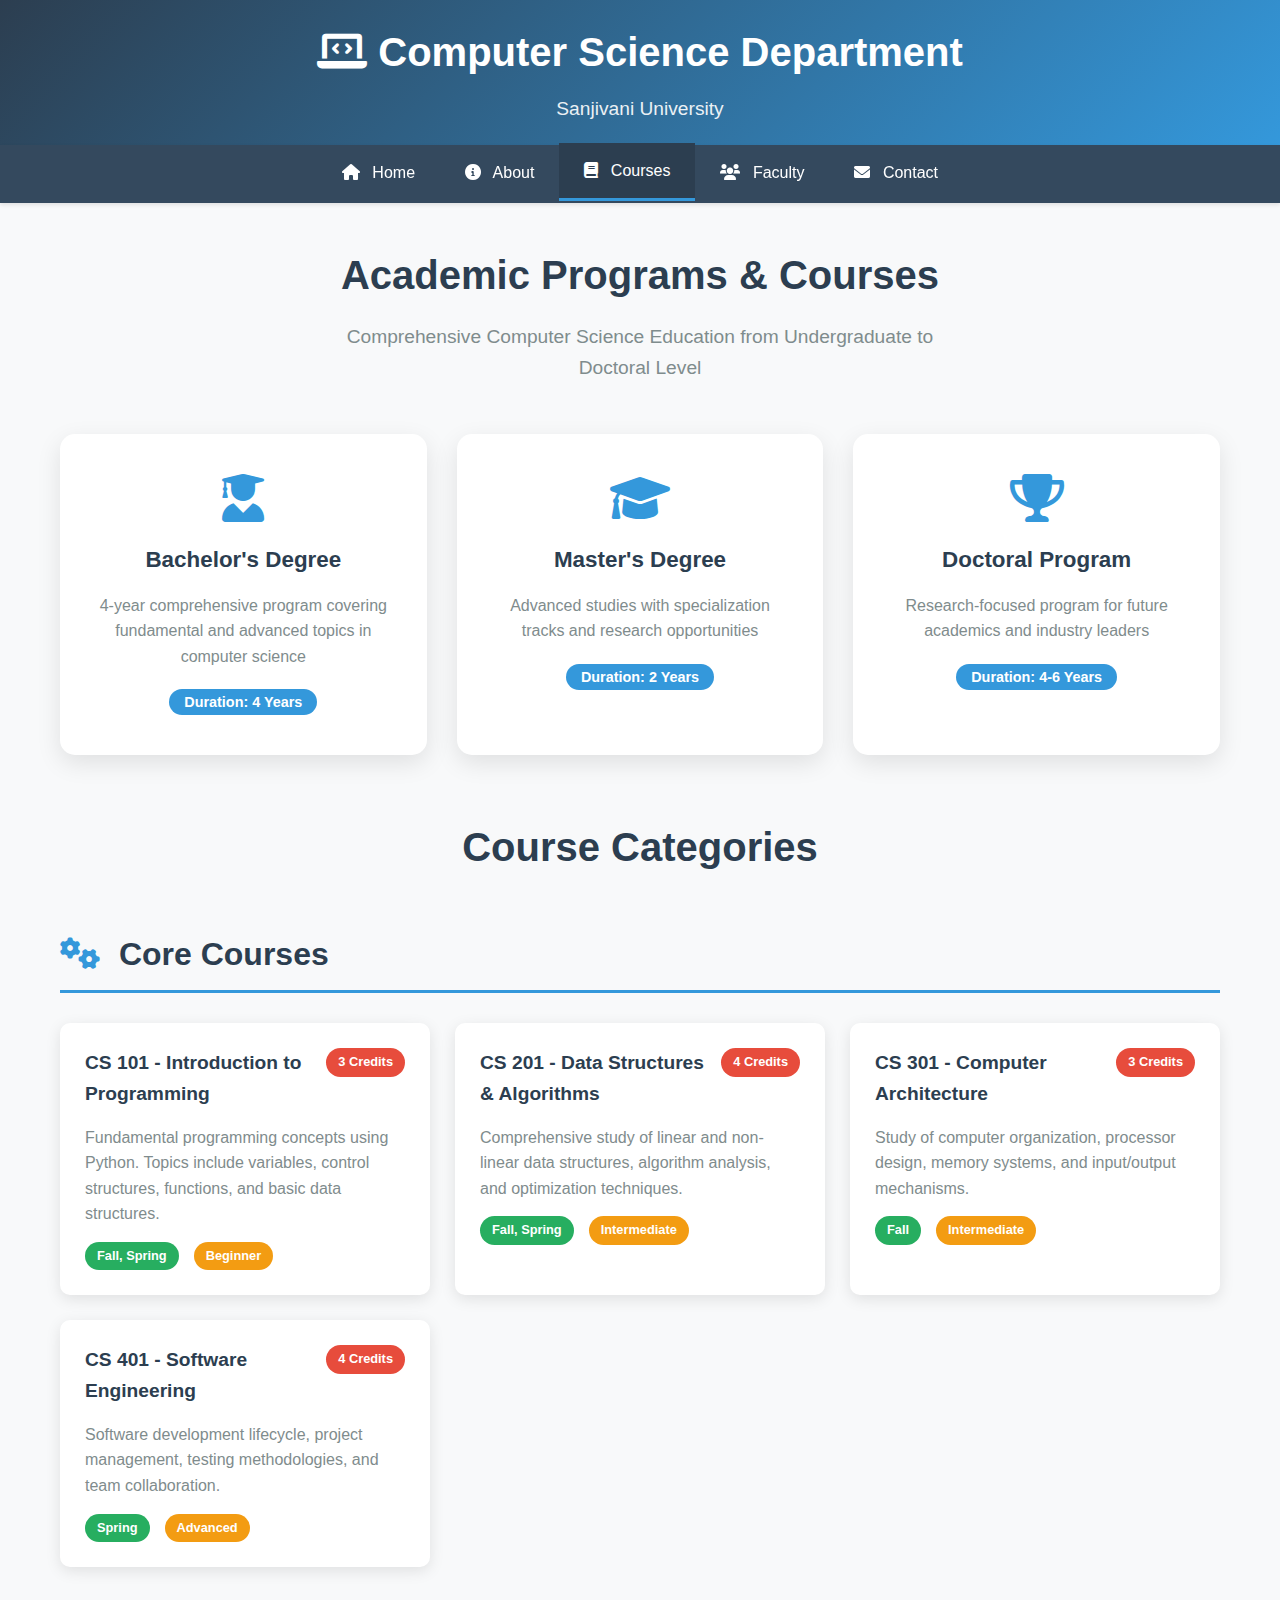
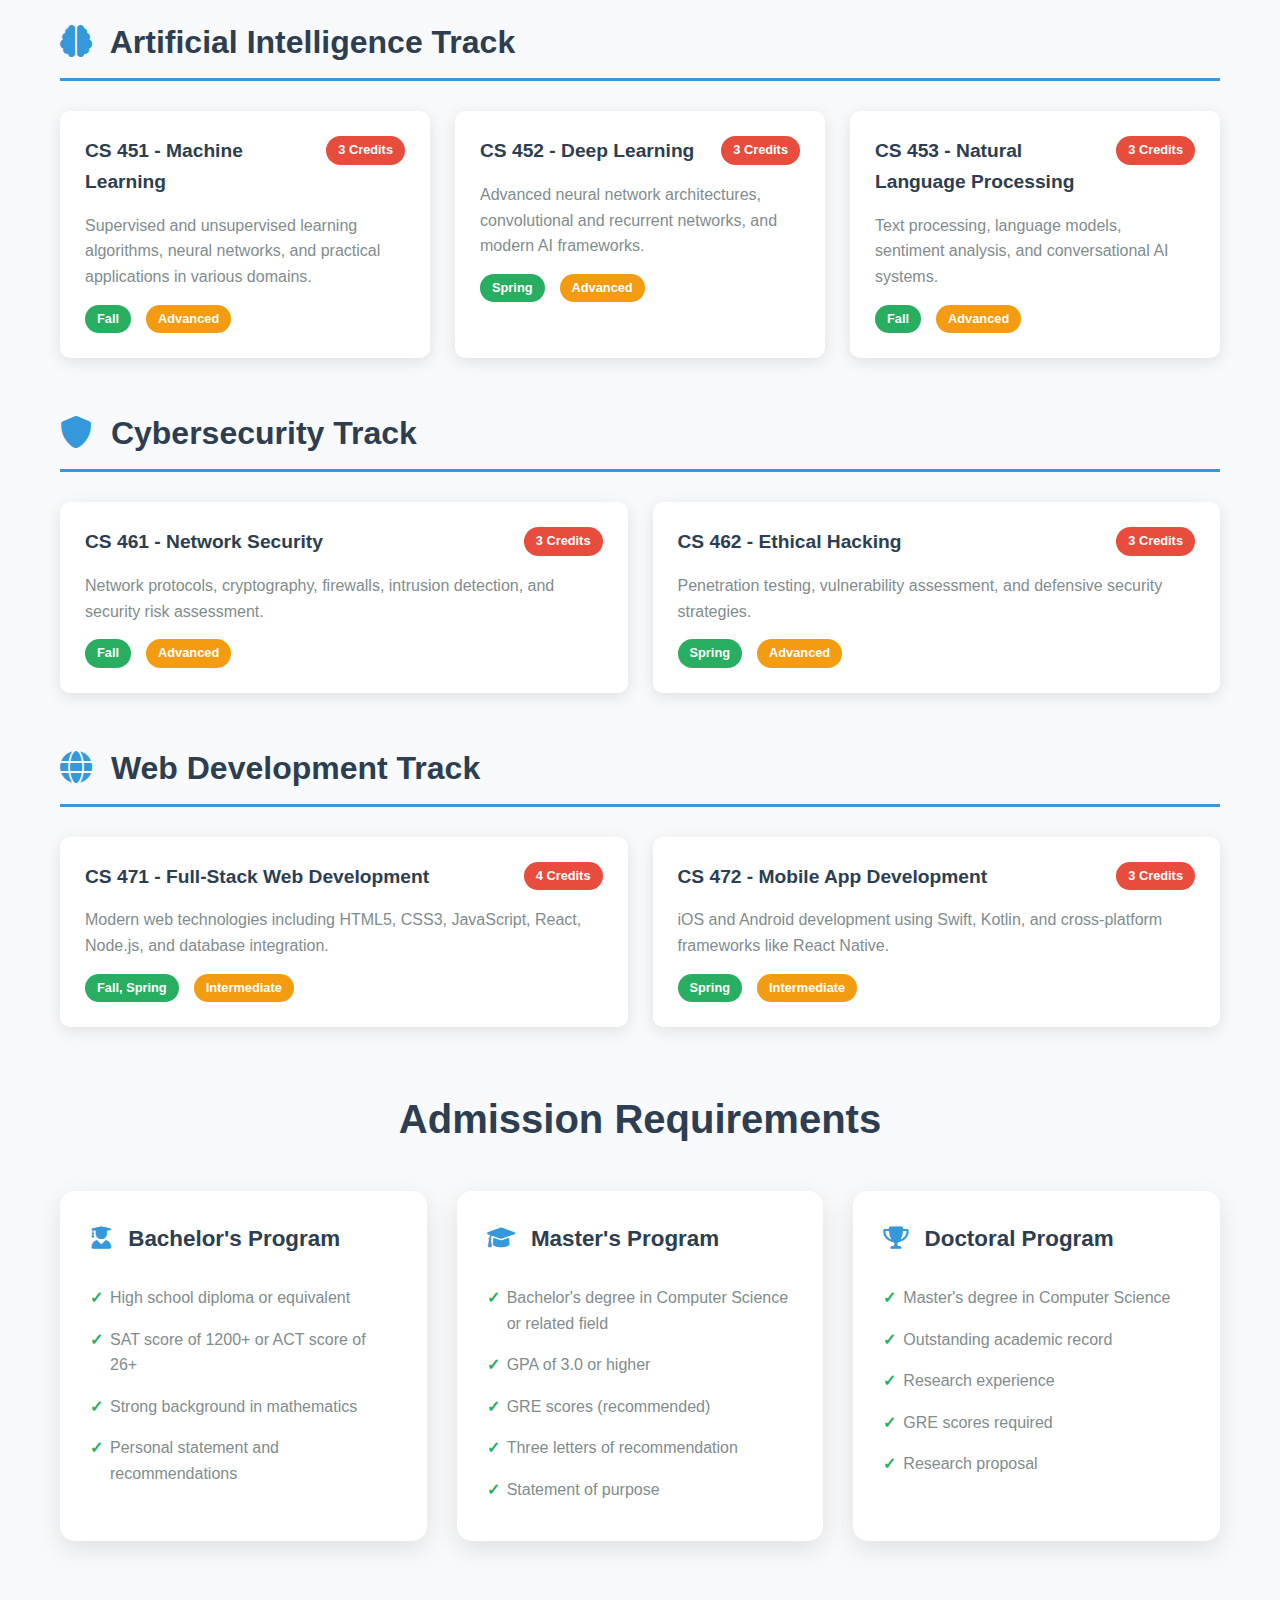
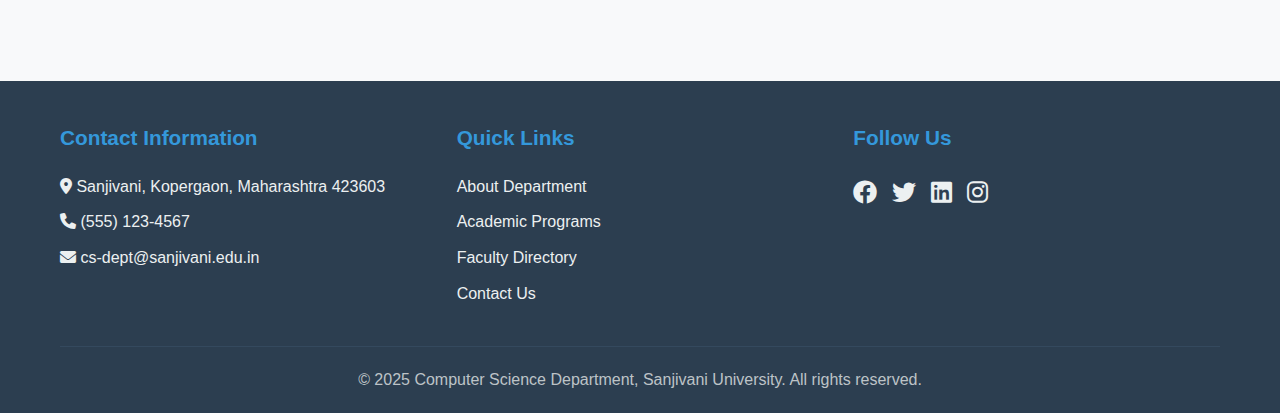
<file: courses.html>
<!DOCTYPE html>
<html lang="en">
<head>
    <meta charset="UTF-8">
    <meta name="viewport" content="width=device-width, initial-scale=1.0">
    <title>Courses - Computer Science Department - Sanjivani University</title>
    <link rel="stylesheet" href="style.css">
    <!-- Font Awesome for icons -->
    <link rel="stylesheet" href="https://cdnjs.cloudflare.com/ajax/libs/font-awesome/6.0.0/css/all.min.css">
</head>
<body>
    <!-- Header Section -->
    <header class="header">
        <div class="container">
            <div class="logo">
                <h1><i class="fas fa-laptop-code"></i> Computer Science Department</h1>
                <p>Sanjivani University</p>
            </div>
        </div>
    </header>

    <!-- Navigation Bar -->
    <nav class="navbar">
        <div class="container">
            <ul class="nav-menu">
                <li><a href="index.html"><i class="fas fa-home"></i> Home</a></li>
                <li><a href="about.html"><i class="fas fa-info-circle"></i> About</a></li>
                <li><a href="courses.html" class="active"><i class="fas fa-book"></i> Courses</a></li>
                <li><a href="faculty.html"><i class="fas fa-users"></i> Faculty</a></li>
                <li><a href="contact.html"><i class="fas fa-envelope"></i> Contact</a></li>
            </ul>
        </div>
    </nav>

    <!-- Main Content -->
    <main class="main-content">
        <div class="container">
            <!-- Page Title -->
            <div class="page-title">
                <h2>Academic Programs & Courses</h2>
                <p>Comprehensive Computer Science Education from Undergraduate to Doctoral Level</p>
            </div>

            <!-- Program Overview -->
            <section class="programs-overview">
                <div class="program-cards">
                    <div class="program-card">
                        <i class="fas fa-user-graduate"></i>
                        <h3>Bachelor's Degree</h3>
                        <p>4-year comprehensive program covering fundamental and advanced topics in computer science</p>
                        <span class="duration">Duration: 4 Years</span>
                    </div>
                    <div class="program-card">
                        <i class="fas fa-graduation-cap"></i>
                        <h3>Master's Degree</h3>
                        <p>Advanced studies with specialization tracks and research opportunities</p>
                        <span class="duration">Duration: 2 Years</span>
                    </div>
                    <div class="program-card">
                        <i class="fas fa-trophy"></i>
                        <h3>Doctoral Program</h3>
                        <p>Research-focused program for future academics and industry leaders</p>
                        <span class="duration">Duration: 4-6 Years</span>
                    </div>
                </div>
            </section>

            <!-- Course Categories -->
            <section class="course-categories">
                <h2>Course Categories</h2>
                
                <!-- Core Courses -->
                <div class="category-section">
                    <h3><i class="fas fa-cogs"></i> Core Courses</h3>
                    <div class="courses-grid">
                        <div class="course-card">
                            <div class="course-header">
                                <h4>CS 101 - Introduction to Programming</h4>
                                <span class="credits">3 Credits</span>
                            </div>
                            <p>Fundamental programming concepts using Python. Topics include variables, control structures, functions, and basic data structures.</p>
                            <div class="course-details">
                                <span class="semester">Fall, Spring</span>
                                <span class="level">Beginner</span>
                            </div>
                        </div>

                        <div class="course-card">
                            <div class="course-header">
                                <h4>CS 201 - Data Structures & Algorithms</h4>
                                <span class="credits">4 Credits</span>
                            </div>
                            <p>Comprehensive study of linear and non-linear data structures, algorithm analysis, and optimization techniques.</p>
                            <div class="course-details">
                                <span class="semester">Fall, Spring</span>
                                <span class="level">Intermediate</span>
                            </div>
                        </div>

                        <div class="course-card">
                            <div class="course-header">
                                <h4>CS 301 - Computer Architecture</h4>
                                <span class="credits">3 Credits</span>
                            </div>
                            <p>Study of computer organization, processor design, memory systems, and input/output mechanisms.</p>
                            <div class="course-details">
                                <span class="semester">Fall</span>
                                <span class="level">Intermediate</span>
                            </div>
                        </div>

                        <div class="course-card">
                            <div class="course-header">
                                <h4>CS 401 - Software Engineering</h4>
                                <span class="credits">4 Credits</span>
                            </div>
                            <p>Software development lifecycle, project management, testing methodologies, and team collaboration.</p>
                            <div class="course-details">
                                <span class="semester">Spring</span>
                                <span class="level">Advanced</span>
                            </div>
                        </div>
                    </div>
                </div>

                <!-- Specialization Tracks -->
                <div class="category-section">
                    <h3><i class="fas fa-brain"></i> Artificial Intelligence Track</h3>
                    <div class="courses-grid">
                        <div class="course-card">
                            <div class="course-header">
                                <h4>CS 451 - Machine Learning</h4>
                                <span class="credits">3 Credits</span>
                            </div>
                            <p>Supervised and unsupervised learning algorithms, neural networks, and practical applications in various domains.</p>
                            <div class="course-details">
                                <span class="semester">Fall</span>
                                <span class="level">Advanced</span>
                            </div>
                        </div>

                        <div class="course-card">
                            <div class="course-header">
                                <h4>CS 452 - Deep Learning</h4>
                                <span class="credits">3 Credits</span>
                            </div>
                            <p>Advanced neural network architectures, convolutional and recurrent networks, and modern AI frameworks.</p>
                            <div class="course-details">
                                <span class="semester">Spring</span>
                                <span class="level">Advanced</span>
                            </div>
                        </div>

                        <div class="course-card">
                            <div class="course-header">
                                <h4>CS 453 - Natural Language Processing</h4>
                                <span class="credits">3 Credits</span>
                            </div>
                            <p>Text processing, language models, sentiment analysis, and conversational AI systems.</p>
                            <div class="course-details">
                                <span class="semester">Fall</span>
                                <span class="level">Advanced</span>
                            </div>
                        </div>
                    </div>
                </div>

                <!-- Cybersecurity Track -->
                <div class="category-section">
                    <h3><i class="fas fa-shield-alt"></i> Cybersecurity Track</h3>
                    <div class="courses-grid">
                        <div class="course-card">
                            <div class="course-header">
                                <h4>CS 461 - Network Security</h4>
                                <span class="credits">3 Credits</span>
                            </div>
                            <p>Network protocols, cryptography, firewalls, intrusion detection, and security risk assessment.</p>
                            <div class="course-details">
                                <span class="semester">Fall</span>
                                <span class="level">Advanced</span>
                            </div>
                        </div>

                        <div class="course-card">
                            <div class="course-header">
                                <h4>CS 462 - Ethical Hacking</h4>
                                <span class="credits">3 Credits</span>
                            </div>
                            <p>Penetration testing, vulnerability assessment, and defensive security strategies.</p>
                            <div class="course-details">
                                <span class="semester">Spring</span>
                                <span class="level">Advanced</span>
                            </div>
                        </div>
                    </div>
                </div>

                <!-- Web Development Track -->
                <div class="category-section">
                    <h3><i class="fas fa-globe"></i> Web Development Track</h3>
                    <div class="courses-grid">
                        <div class="course-card">
                            <div class="course-header">
                                <h4>CS 471 - Full-Stack Web Development</h4>
                                <span class="credits">4 Credits</span>
                            </div>
                            <p>Modern web technologies including HTML5, CSS3, JavaScript, React, Node.js, and database integration.</p>
                            <div class="course-details">
                                <span class="semester">Fall, Spring</span>
                                <span class="level">Intermediate</span>
                            </div>
                        </div>

                        <div class="course-card">
                            <div class="course-header">
                                <h4>CS 472 - Mobile App Development</h4>
                                <span class="credits">3 Credits</span>
                            </div>
                            <p>iOS and Android development using Swift, Kotlin, and cross-platform frameworks like React Native.</p>
                            <div class="course-details">
                                <span class="semester">Spring</span>
                                <span class="level">Intermediate</span>
                            </div>
                        </div>
                    </div>
                </div>
            </section>

            <!-- Admission Requirements -->
            <section class="admission-requirements">
                <h2>Admission Requirements</h2>
                <div class="requirements-grid">
                    <div class="requirement-card">
                        <h3><i class="fas fa-user-graduate"></i> Bachelor's Program</h3>
                        <ul>
                            <li>High school diploma or equivalent</li>
                            <li>SAT score of 1200+ or ACT score of 26+</li>
                            <li>Strong background in mathematics</li>
                            <li>Personal statement and recommendations</li>
                        </ul>
                    </div>
                    <div class="requirement-card">
                        <h3><i class="fas fa-graduation-cap"></i> Master's Program</h3>
                        <ul>
                            <li>Bachelor's degree in Computer Science or related field</li>
                            <li>GPA of 3.0 or higher</li>
                            <li>GRE scores (recommended)</li>
                            <li>Three letters of recommendation</li>
                            <li>Statement of purpose</li>
                        </ul>
                    </div>
                    <div class="requirement-card">
                        <h3><i class="fas fa-trophy"></i> Doctoral Program</h3>
                        <ul>
                            <li>Master's degree in Computer Science</li>
                            <li>Outstanding academic record</li>
                            <li>Research experience</li>
                            <li>GRE scores required</li>
                            <li>Research proposal</li>
                        </ul>
                    </div>
                </div>
            </section>
        </div>
    </main>

    <!-- Footer -->
    <footer class="footer">
        <div class="container">
            <div class="footer-content">
                <div class="footer-section">
                    <h3>Contact Information</h3>
                    <p><i class="fas fa-map-marker-alt"></i> Sanjivani, Kopergaon, Maharashtra 423603</p>
                    <p><i class="fas fa-phone"></i> (555) 123-4567</p>
                    <p><i class="fas fa-envelope"></i> cs-dept@sanjivani.edu.in</p>
                </div>
                <div class="footer-section">
                    <h3>Quick Links</h3>
                    <ul>
                        <li><a href="about.html">About Department</a></li>
                        <li><a href="courses.html">Academic Programs</a></li>
                        <li><a href="faculty.html">Faculty Directory</a></li>
                        <li><a href="contact.html">Contact Us</a></li>
                    </ul>
                </div>
                <div class="footer-section">
                    <h3>Follow Us</h3>
                    <div class="social-links">
                        <a href="#"><i class="fab fa-facebook"></i></a>
                        <a href="#"><i class="fab fa-twitter"></i></a>
                        <a href="#"><i class="fab fa-linkedin"></i></a>
                        <a href="#"><i class="fab fa-instagram"></i></a>
                    </div>
                </div>
            </div>
            <div class="footer-bottom">
                <p>&copy; 2025 Computer Science Department, Sanjivani University. All rights reserved.</p>
            </div>
        </div>
    </footer>
</body>
</html>
</file>
<file: style.css>
/* CSS Reset and Base Styles */
* {
    margin: 0;
    padding: 0;
    box-sizing: border-box;
}

body {
    font-family: 'Segoe UI', Tahoma, Geneva, Verdana, sans-serif;
    line-height: 1.6;
    color: #333;
    background-color: #f8f9fa;
}

/* Container */
.container {
    max-width: 1200px;
    margin: 0 auto;
    padding: 0 20px;
}

/* Header Styles */
.header {
    background: linear-gradient(135deg, #2c3e50, #3498db);
    color: white;
    padding: 20px 0;
    text-align: center;
    box-shadow: 0 2px 4px rgba(0,0,0,0.1);
}

.header h1 {
    font-size: 2.5rem;
    margin-bottom: 10px;
    font-weight: 700;
}

.header p {
    font-size: 1.2rem;
    opacity: 0.9;
    font-weight: 300;
}

/* Navigation Styles */
.navbar {
    background-color: #34495e;
    padding: 0;
    box-shadow: 0 2px 4px rgba(0,0,0,0.1);
    position: sticky;
    top: 0;
    z-index: 1000;
}

.nav-menu {
    list-style: none;
    display: flex;
    justify-content: center;
    flex-wrap: wrap;
}

.nav-menu li {
    margin: 0;
}

.nav-menu a {
    display: block;
    color: white;
    text-decoration: none;
    padding: 15px 25px;
    transition: all 0.3s ease;
    border-bottom: 3px solid transparent;
    font-weight: 500;
}

.nav-menu a:hover,
.nav-menu a.active {
    background-color: #2c3e50;
    border-bottom-color: #3498db;
    transform: translateY(-2px);
}

.nav-menu a i {
    margin-right: 8px;
}

/* Main Content */
.main-content {
    padding: 40px 0;
    min-height: calc(100vh - 200px);
}

/* Page Title */
.page-title {
    text-align: center;
    margin-bottom: 50px;
    color: #2c3e50;
}

.page-title h2 {
    font-size: 2.5rem;
    margin-bottom: 15px;
    font-weight: 700;
}

.page-title p {
    font-size: 1.2rem;
    color: #7f8c8d;
    max-width: 600px;
    margin: 0 auto;
}

/* Hero Section (Home Page) */
.hero {
    display: grid;
    grid-template-columns: 1fr 1fr;
    gap: 40px;
    align-items: center;
    margin-bottom: 60px;
    background: white;
    padding: 60px 40px;
    border-radius: 15px;
    box-shadow: 0 10px 30px rgba(0,0,0,0.1);
}

.hero-content h2 {
    font-size: 3rem;
    color: #2c3e50;
    margin-bottom: 20px;
    font-weight: 700;
}

.hero-content p {
    font-size: 1.3rem;
    color: #7f8c8d;
    margin-bottom: 30px;
    line-height: 1.7;
}

.hero-buttons {
    display: flex;
    gap: 20px;
    flex-wrap: wrap;
}

.hero-image img {
    width: 100%;
    height: 400px;
    object-fit: cover;
    border-radius: 10px;
    box-shadow: 0 8px 25px rgba(0,0,0,0.15);
}

/* Button Styles */
.btn {
    display: inline-block;
    padding: 12px 30px;
    text-decoration: none;
    border-radius: 25px;
    font-weight: 600;
    text-align: center;
    transition: all 0.3s ease;
    border: none;
    cursor: pointer;
    font-size: 1rem;
}

.btn-primary {
    background: linear-gradient(135deg, #3498db, #2c3e50);
    color: white;
}

.btn-primary:hover {
    transform: translateY(-3px);
    box-shadow: 0 6px 20px rgba(52, 152, 219, 0.4);
}

.btn-secondary {
    background: transparent;
    color: #3498db;
    border: 2px solid #3498db;
}

.btn-secondary:hover {
    background: #3498db;
    color: white;
    transform: translateY(-3px);
}

/* Features Section */
.features {
    margin-bottom: 60px;
}

.features h2 {
    text-align: center;
    font-size: 2.5rem;
    margin-bottom: 40px;
    color: #2c3e50;
}

.features-grid {
    display: grid;
    grid-template-columns: repeat(auto-fit, minmax(280px, 1fr));
    gap: 30px;
}

.feature-card {
    background: white;
    padding: 40px 30px;
    border-radius: 15px;
    text-align: center;
    box-shadow: 0 8px 25px rgba(0,0,0,0.1);
    transition: transform 0.3s ease;
}

.feature-card:hover {
    transform: translateY(-10px);
}

.feature-card i {
    font-size: 3.5rem;
    color: #3498db;
    margin-bottom: 20px;
}

.feature-card h3 {
    font-size: 1.5rem;
    margin-bottom: 15px;
    color: #2c3e50;
}

.feature-card p {
    color: #7f8c8d;
    line-height: 1.7;
}

/* News Section */
.news {
    margin-bottom: 60px;
}

.news h2 {
    text-align: center;
    font-size: 2.5rem;
    margin-bottom: 40px;
    color: #2c3e50;
}

.news-grid {
    display: grid;
    grid-template-columns: repeat(auto-fit, minmax(350px, 1fr));
    gap: 30px;
}

.news-card {
    background: white;
    border-radius: 15px;
    overflow: hidden;
    box-shadow: 0 8px 25px rgba(0,0,0,0.1);
    transition: transform 0.3s ease;
}

.news-card:hover {
    transform: translateY(-5px);
}

.news-card img {
    width: 100%;
    height: 200px;
    object-fit: cover;
}

.news-content {
    padding: 25px;
}

.news-content h3 {
    color: #2c3e50;
    margin-bottom: 15px;
    font-size: 1.3rem;
}

.news-content p {
    color: #7f8c8d;
    margin-bottom: 15px;
}

.news-date {
    color: #3498db;
    font-weight: 600;
    font-size: 0.9rem;
}

/* Programs Overview (Courses Page) */
.programs-overview {
    margin-bottom: 60px;
}

.program-cards {
    display: grid;
    grid-template-columns: repeat(auto-fit, minmax(300px, 1fr));
    gap: 30px;
}

.program-card {
    background: white;
    padding: 40px 30px;
    border-radius: 15px;
    text-align: center;
    box-shadow: 0 8px 25px rgba(0,0,0,0.1);
    transition: transform 0.3s ease;
}

.program-card:hover {
    transform: translateY(-5px);
}

.program-card i {
    font-size: 3rem;
    color: #3498db;
    margin-bottom: 20px;
}

.program-card h3 {
    color: #2c3e50;
    margin-bottom: 15px;
    font-size: 1.4rem;
}

.program-card p {
    color: #7f8c8d;
    margin-bottom: 20px;
}

.duration {
    background: #3498db;
    color: white;
    padding: 5px 15px;
    border-radius: 20px;
    font-size: 0.9rem;
    font-weight: 600;
}

/* Course Categories */
.course-categories {
    margin-bottom: 60px;
}

.course-categories > h2 {
    text-align: center;
    font-size: 2.5rem;
    margin-bottom: 50px;
    color: #2c3e50;
}

.category-section {
    margin-bottom: 50px;
}

.category-section h3 {
    font-size: 2rem;
    color: #2c3e50;
    margin-bottom: 30px;
    border-bottom: 3px solid #3498db;
    padding-bottom: 10px;
}

.category-section h3 i {
    margin-right: 10px;
    color: #3498db;
}

.courses-grid {
    display: grid;
    grid-template-columns: repeat(auto-fit, minmax(350px, 1fr));
    gap: 25px;
}

.course-card {
    background: white;
    padding: 25px;
    border-radius: 10px;
    box-shadow: 0 4px 15px rgba(0,0,0,0.1);
    transition: transform 0.3s ease;
}

.course-card:hover {
    transform: translateY(-3px);
}

.course-header {
    display: flex;
    justify-content: space-between;
    align-items: start;
    margin-bottom: 15px;
}

.course-header h4 {
    color: #2c3e50;
    font-size: 1.2rem;
    flex: 1;
}

.credits {
    background: #e74c3c;
    color: white;
    padding: 4px 12px;
    border-radius: 15px;
    font-size: 0.8rem;
    font-weight: 600;
}

.course-card p {
    color: #7f8c8d;
    margin-bottom: 15px;
    line-height: 1.6;
}

.course-details {
    display: flex;
    gap: 15px;
    flex-wrap: wrap;
}

.semester,
.level {
    padding: 4px 12px;
    border-radius: 15px;
    font-size: 0.8rem;
    font-weight: 600;
}

.semester {
    background: #27ae60;
    color: white;
}

.level {
    background: #f39c12;
    color: white;
}

/* Admission Requirements */
.admission-requirements {
    margin-bottom: 60px;
}

.admission-requirements h2 {
    text-align: center;
    font-size: 2.5rem;
    margin-bottom: 40px;
    color: #2c3e50;
}

.requirements-grid {
    display: grid;
    grid-template-columns: repeat(auto-fit, minmax(300px, 1fr));
    gap: 30px;
}

.requirement-card {
    background: white;
    padding: 30px;
    border-radius: 15px;
    box-shadow: 0 8px 25px rgba(0,0,0,0.1);
}

.requirement-card h3 {
    color: #2c3e50;
    margin-bottom: 20px;
    font-size: 1.4rem;
}

.requirement-card h3 i {
    margin-right: 10px;
    color: #3498db;
}

.requirement-card ul {
    list-style: none;
}

.requirement-card li {
    padding: 8px 0;
    color: #7f8c8d;
    position: relative;
    padding-left: 20px;
}

.requirement-card li::before {
    content: "✓";
    position: absolute;
    left: 0;
    color: #27ae60;
    font-weight: bold;
}

/* Faculty Styles */
.leadership-section,
.faculty-departments,
.visiting-faculty {
    margin-bottom: 60px;
}

.leadership-section h2,
.faculty-departments h2,
.visiting-faculty h2 {
    text-align: center;
    font-size: 2.5rem;
    margin-bottom: 40px;
    color: #2c3e50;
}

.faculty-grid {
    display: grid;
    grid-template-columns: repeat(auto-fit, minmax(350px, 1fr));
    gap: 30px;
}

.faculty-card {
    background: white;
    border-radius: 15px;
    overflow: hidden;
    box-shadow: 0 8px 25px rgba(0,0,0,0.1);
    transition: transform 0.3s ease;
}

.faculty-card:hover {
    transform: translateY(-5px);
}

.faculty-card.featured {
    grid-column: span 2;
    display: grid;
    grid-template-columns: 300px 1fr;
}

.faculty-image {
    height: 250px;
    overflow: hidden;
}

.faculty-card.featured .faculty-image {
    height: auto;
}

.faculty-image img {
    width: 100%;
    height: 100%;
    object-fit: cover;
}

.faculty-info {
    padding: 25px;
}

.faculty-info h3 {
    color: #2c3e50;
    font-size: 1.4rem;
    margin-bottom: 10px;
}

.title {
    color: #3498db;
    font-weight: 600;
    margin-bottom: 15px;
    font-size: 1.1rem;
}

.specialization,
.education {
    color: #7f8c8d;
    margin-bottom: 10px;
}

.specialization i,
.education i {
    margin-right: 8px;
    color: #3498db;
}

.bio {
    color: #666;
    margin: 15px 0;
    line-height: 1.6;
}

.contact-info {
    margin-top: 15px;
    padding-top: 15px;
    border-top: 1px solid #ecf0f1;
}

.contact-info p {
    color: #7f8c8d;
    margin-bottom: 5px;
    font-size: 0.9rem;
}

.contact-info i {
    margin-right: 8px;
    color: #3498db;
}

.department-section {
    margin-bottom: 50px;
}

.department-section h3 {
    font-size: 2rem;
    color: #2c3e50;
    margin-bottom: 30px;
    border-bottom: 3px solid #3498db;
    padding-bottom: 10px;
}

.department-section h3 i {
    margin-right: 10px;
    color: #3498db;
}

.visiting {
    border-left: 4px solid #e74c3c;
}

.office-hours {
    margin-top: 40px;
}

.office-hours h2 {
    text-align: center;
    font-size: 2.5rem;
    margin-bottom: 40px;
    color: #2c3e50;
}

.office-hours-info {
    display: grid;
    grid-template-columns: repeat(auto-fit, minmax(400px, 1fr));
    gap: 30px;
}

.hours-card {
    background: white;
    padding: 30px;
    border-radius: 15px;
    box-shadow: 0 8px 25px rgba(0,0,0,0.1);
}

.hours-card h3 {
    color: #2c3e50;
    margin-bottom: 20px;
    font-size: 1.4rem;
}

.hours-card h3 i {
    margin-right: 10px;
    color: #3498db;
}

.hours-card ul {
    list-style: none;
    margin: 15px 0;
}

.hours-card li {
    padding: 5px 0;
    color: #7f8c8d;
}

/* Contact Page Styles */
.contact-info-section {
    margin-bottom: 60px;
}

.contact-grid {
    display: grid;
    grid-template-columns: repeat(auto-fit, minmax(300px, 1fr));
    gap: 30px;
}

.contact-card {
    background: white;
    padding: 30px;
    border-radius: 15px;
    box-shadow: 0 8px 25px rgba(0,0,0,0.1);
}

.contact-card.primary {
    border-top: 4px solid #3498db;
}

.contact-card h3 {
    color: #2c3e50;
    margin-bottom: 20px;
    font-size: 1.4rem;
}

.contact-card h3 i {
    margin-right: 10px;
    color: #3498db;
}

.contact-details p {
    margin-bottom: 15px;
    color: #7f8c8d;
    line-height: 1.6;
}

.contact-details i {
    margin-right: 10px;
    color: #3498db;
    width: 16px;
}

.office-hours h4 {
    color: #2c3e50;
    margin: 20px 0 10px 0;
    font-size: 1.1rem;
}

.office-hours h4 i {
    margin-right: 8px;
    color: #3498db;
}

/* Contact Form */
.contact-form-section {
    margin-bottom: 60px;
}

.contact-form-section h2 {
    text-align: center;
    font-size: 2.5rem;
    margin-bottom: 40px;
    color: #2c3e50;
}

.form-container {
    background: white;
    padding: 40px;
    border-radius: 15px;
    box-shadow: 0 8px 25px rgba(0,0,0,0.1);
    max-width: 800px;
    margin: 0 auto;
}

.form-row {
    display: grid;
    grid-template-columns: 1fr 1fr;
    gap: 20px;
}

.form-group {
    margin-bottom: 25px;
}

.form-group label {
    display: block;
    margin-bottom: 8px;
    color: #2c3e50;
    font-weight: 600;
}

.form-group label i {
    margin-right: 8px;
    color: #3498db;
}

.form-group input,
.form-group select,
.form-group textarea {
    width: 100%;
    padding: 12px;
    border: 2px solid #ecf0f1;
    border-radius: 8px;
    font-size: 1rem;
    transition: border-color 0.3s ease;
}

.form-group input:focus,
.form-group select:focus,
.form-group textarea:focus {
    outline: none;
    border-color: #3498db;
}

.checkbox-group {
    display: flex;
    align-items: center;
    gap: 10px;
}

.checkbox-group input {
    width: auto;
}

.form-actions {
    display: flex;
    gap: 20px;
    justify-content: center;
    margin-top: 30px;
}

/* Location Section */
.location-section {
    margin-bottom: 60px;
}

.location-section h2 {
    text-align: center;
    font-size: 2.5rem;
    margin-bottom: 40px;
    color: #2c3e50;
}

.location-info {
    display: grid;
    grid-template-columns: 1fr 1fr;
    gap: 40px;
}

.map-placeholder {
    position: relative;
    border-radius: 15px;
    overflow: hidden;
    box-shadow: 0 8px 25px rgba(0,0,0,0.1);
}

.map-placeholder img {
    width: 100%;
    height: 400px;
    object-fit: cover;
}

.map-overlay {
    position: absolute;
    top: 50%;
    left: 50%;
    transform: translate(-50%, -50%);
    background: rgba(52, 152, 219, 0.9);
    color: white;
    padding: 20px;
    border-radius: 10px;
    text-align: center;
}

.map-overlay i {
    font-size: 2rem;
    margin-bottom: 10px;
}

.directions h3 {
    color: #2c3e50;
    margin-bottom: 25px;
    font-size: 1.5rem;
}

.directions h3 i {
    margin-right: 10px;
    color: #3498db;
}

.direction-options {
    display: flex;
    flex-direction: column;
    gap: 20px;
}

.direction-card {
    background: white;
    padding: 20px;
    border-radius: 10px;
    box-shadow: 0 4px 15px rgba(0,0,0,0.1);
}

.direction-card h4 {
    color: #2c3e50;
    margin-bottom: 10px;
    font-size: 1.1rem;
}

.direction-card h4 i {
    margin-right: 8px;
    color: #3498db;
}

.direction-card p {
    color: #7f8c8d;
    line-height: 1.6;
}

/* FAQ Section */
.faq-section {
    margin-bottom: 60px;
}

.faq-section h2 {
    text-align: center;
    font-size: 2.5rem;
    margin-bottom: 40px;
    color: #2c3e50;
}

.faq-grid {
    display: grid;
    grid-template-columns: repeat(auto-fit, minmax(300px, 1fr));
    gap: 25px;
}

.faq-card {
    background: white;
    padding: 25px;
    border-radius: 15px;
    box-shadow: 0 8px 25px rgba(0,0,0,0.1);
}

.faq-card h3 {
    color: #2c3e50;
    margin-bottom: 15px;
    font-size: 1.2rem;
}

.faq-card h3 i {
    margin-right: 10px;
    color: #3498db;
}

.faq-card p {
    color: #7f8c8d;
    line-height: 1.6;
}

.faq-card a {
    color: #3498db;
    text-decoration: none;
}

.faq-card a:hover {
    text-decoration: underline;
}

/* Footer Styles */
.footer {
    background-color: #2c3e50;
    color: white;
    padding: 40px 0 20px;
    margin-top: 40px;
}

.footer-content {
    display: grid;
    grid-template-columns: repeat(auto-fit, minmax(250px, 1fr));
    gap: 30px;
    margin-bottom: 30px;
}

.footer-section h3 {
    margin-bottom: 20px;
    color: #3498db;
    font-size: 1.3rem;
}

.footer-section p,
.footer-section li {
    margin-bottom: 10px;
    color: #ecf0f1;
    line-height: 1.6;
}

.footer-section ul {
    list-style: none;
}

.footer-section a {
    color: #ecf0f1;
    text-decoration: none;
    transition: color 0.3s ease;
}

.footer-section a:hover {
    color: #3498db;
}

.social-links {
    display: flex;
    gap: 15px;
}

.social-links a {
    display: inline-block;
    font-size: 1.5rem;
    transition: transform 0.3s ease;
}

.social-links a:hover {
    transform: translateY(-3px);
    color: #3498db;
}

.footer-bottom {
    text-align: center;
    padding-top: 20px;
    border-top: 1px solid #34495e;
    color: #bdc3c7;
}

/* Responsive Design */
@media (max-width: 1024px) {
    .hero {
        grid-template-columns: 1fr;
        text-align: center;
    }
    
    .faculty-card.featured {
        grid-column: span 1;
        grid-template-columns: 1fr;
    }
    
    .location-info {
        grid-template-columns: 1fr;
    }
}

@media (max-width: 768px) {
    .container {
        padding: 0 15px;
    }
    
    .header h1 {
        font-size: 2rem;
    }
    
    .header p {
        font-size: 1rem;
    }
    
    .nav-menu {
        flex-direction: column;
    }
    
    .nav-menu a {
        text-align: center;
        padding: 12px 20px;
    }
    
    .page-title h2 {
        font-size: 2rem;
    }
    
    .hero-content h2 {
        font-size: 2.2rem;
    }
    
    .hero-content p {
        font-size: 1.1rem;
    }
    
    .hero {
        padding: 40px 20px;
    }
    
    .hero-buttons {
        justify-content: center;
    }
    
    .features h2,
    .news h2,
    .course-categories > h2 {
        font-size: 2rem;
    }
    
    .form-row {
        grid-template-columns: 1fr;
    }
    
    .form-container {
        padding: 25px;
    }
    
    .form-actions {
        flex-direction: column;
        align-items: center;
    }
    
    .courses-grid {
        grid-template-columns: 1fr;
    }
    
    .faculty-grid {
        grid-template-columns: 1fr;
    }
    
    .contact-grid {
        grid-template-columns: 1fr;
    }
    
    .requirements-grid {
        grid-template-columns: 1fr;
    }
    
    .office-hours-info {
        grid-template-columns: 1fr;
    }
    
    .direction-options {
        gap: 15px;
    }
}

@media (max-width: 480px) {
    .header h1 {
        font-size: 1.8rem;
    }
    
    .page-title h2 {
        font-size: 1.8rem;
    }
    
    .hero-content h2 {
        font-size: 2rem;
    }
    
    .features h2,
    .news h2 {
        font-size: 1.8rem;
    }
    
    .hero {
        padding: 30px 15px;
    }
    
    .feature-card,
    .news-card,
    .program-card {
        padding: 25px 20px;
    }
    
    .form-container {
        padding: 20px;
    }
    
    .btn {
        padding: 10px 20px;
        font-size: 0.9rem;
    }
}

/* Print Styles */
@media print {
    .navbar,
    .footer,
    .hero-buttons,
    .form-actions {
        display: none;
    }
    
    body {
        background: white;
        color: black;
    }
    
    .hero,
    .feature-card,
    .news-card,
    .course-card,
    .faculty-card,
    .contact-card {
        box-shadow: none;
        border: 1px solid #ddd;
    }
}

/* Animation Keyframes */
@keyframes fadeInUp {
    from {
        opacity: 0;
        transform: translateY(30px);
    }
    to {
        opacity: 1;
        transform: translateY(0);
    }
}

/* Add fade in animation to cards */
.feature-card,
.news-card,
.course-card,
.faculty-card,
.contact-card {
    animation: fadeInUp 0.6s ease-out;
}

/* Accessibility Improvements */
.nav-menu a:focus,
.btn:focus,
.form-group input:focus,
.form-group select:focus,
.form-group textarea:focus {
    outline: 2px solid #3498db;
    outline-offset: 2px;
}

/* High contrast mode support */
@media (prefers-contrast: high) {
    .hero {
        border: 2px solid #333;
    }
    
    .feature-card,
    .news-card,
    .course-card {
        border: 1px solid #333;
    }
}

/* Reduced motion support */
@media (prefers-reduced-motion: reduce) {
    * {
        animation-duration: 0.01ms !important;
        animation-iteration-count: 1 !important;
        transition-duration: 0.01ms !important;
    }
    
    .feature-card:hover,
    .news-card:hover,
    .faculty-card:hover {
        transform: none;
    }
}
</file>
